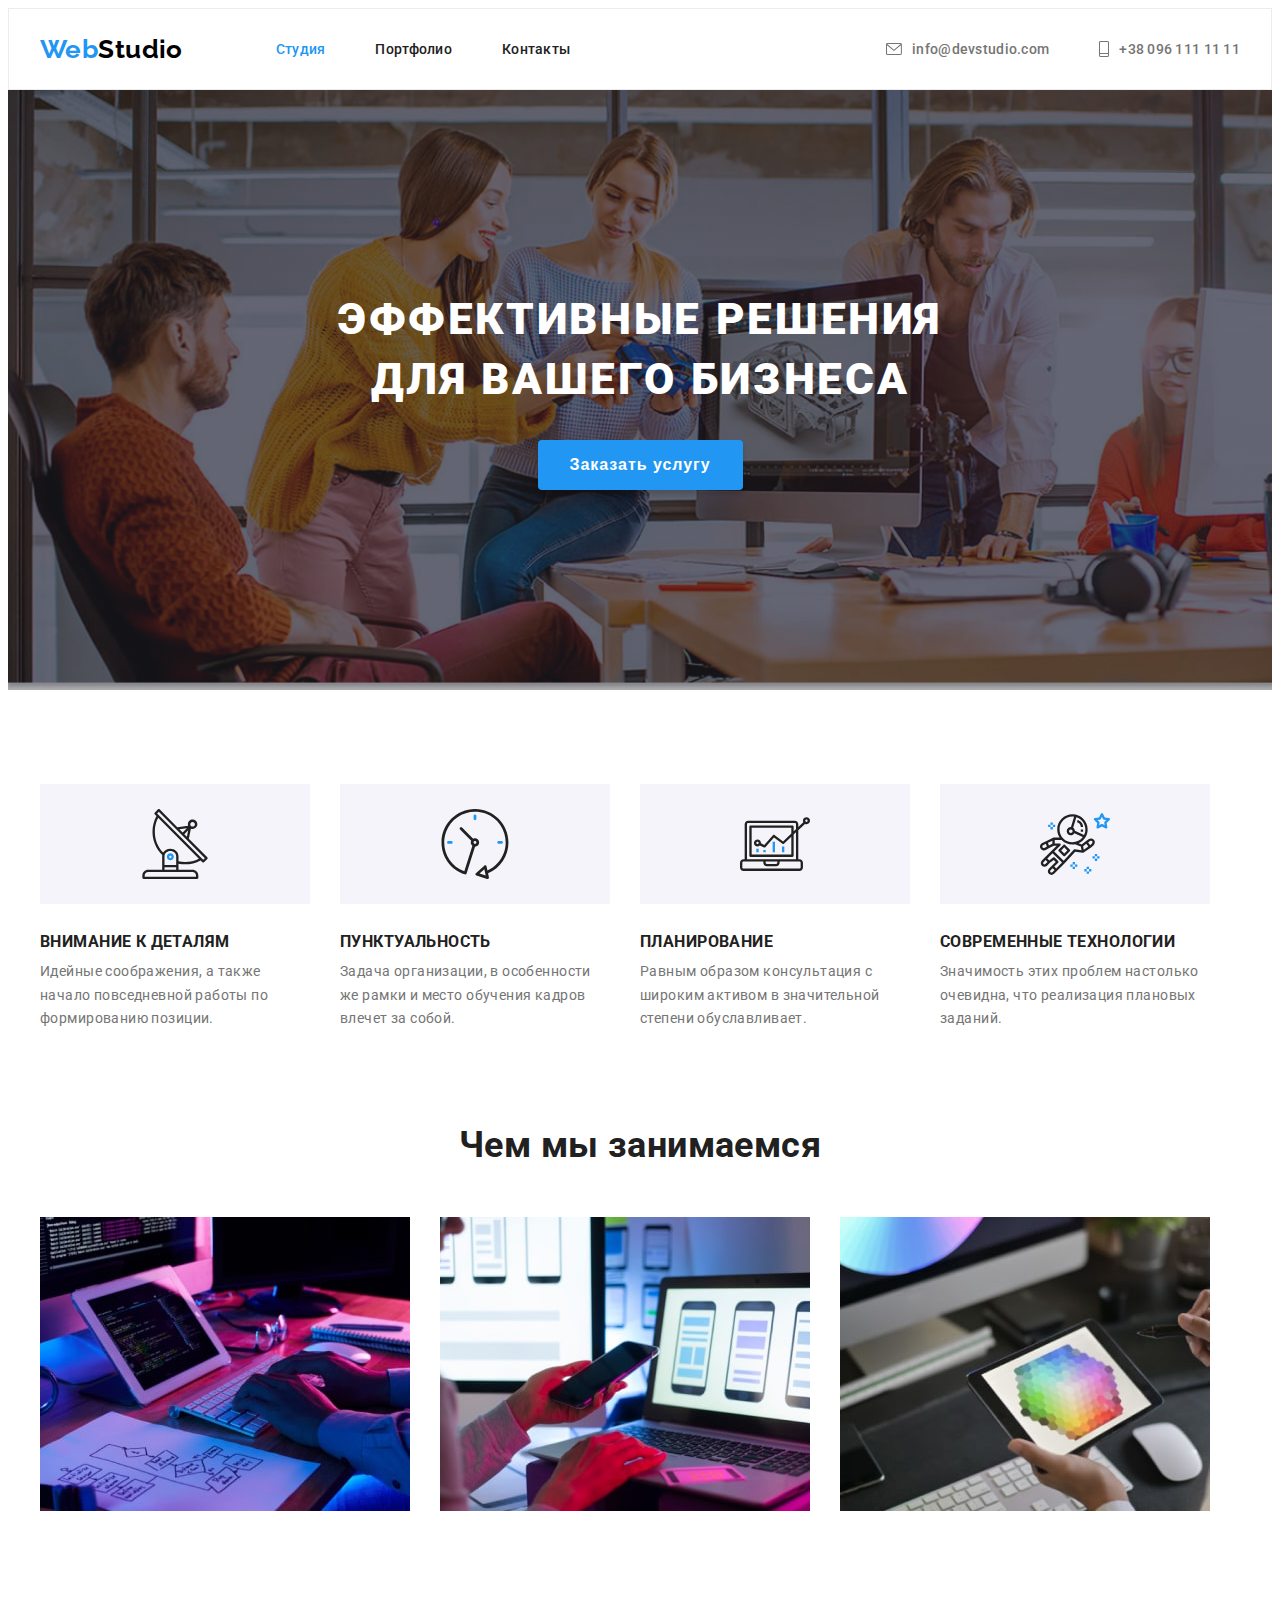
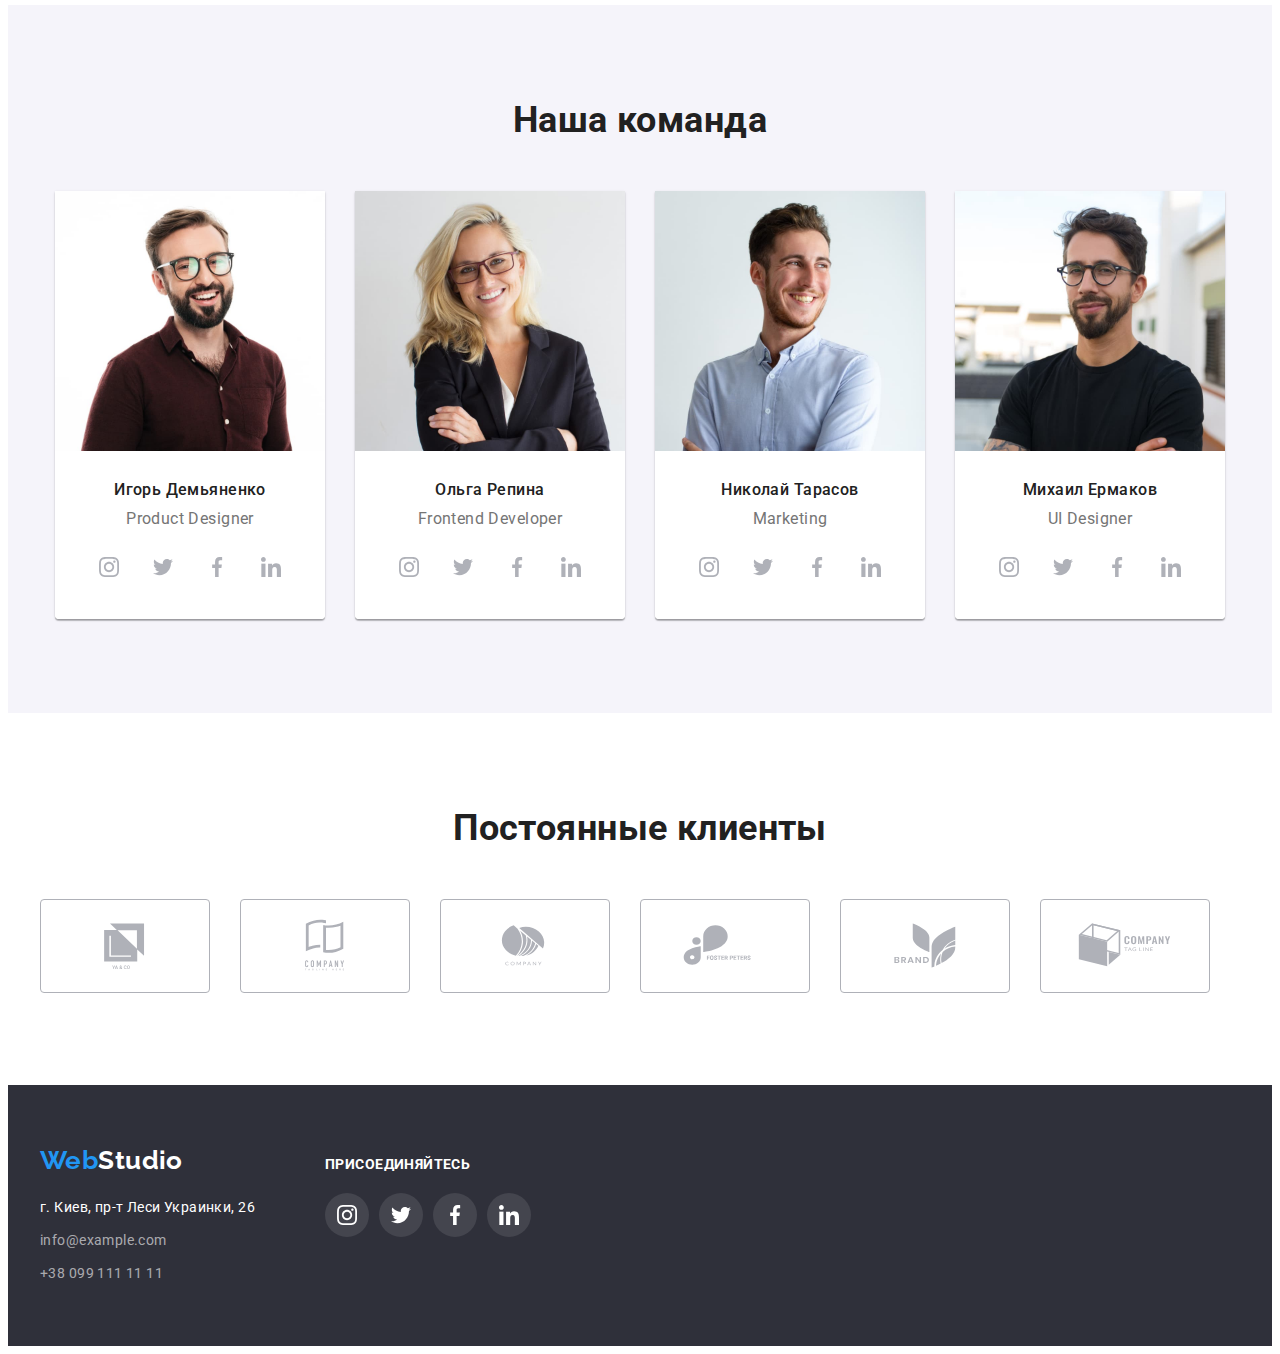
<file: index.html>
<!DOCTYPE html>
<html lang="ru">
<head>
    <meta charset="UTF-8">
    <meta http-equiv="X-UA-Compatible" content="IE=edge">
    <meta name="viewport" content="width=device-width, initial-scale=1.0">
    <title>WebStudio</title>
    <link rel="stylesheet" href="https://cdnjs.cloudflare.com/ajax/libs/modern-normalize/1.1.0/modern-normalize.min.css" integrity="sha512-wpPYUAdjBVSE4KJnH1VR1HeZfpl1ub8YT/NKx4PuQ5NmX2tKuGu6U/JRp5y+Y8XG2tV+wKQpNHVUX03MfMFn9Q==" crossorigin="anonymous" referrerpolicy="no-referrer" />

    <link rel="preconnect" href="https://fonts.googleapis.com">
    <link rel="preconnect" href="https://fonts.gstatic.com" crossorigin>
    <link href="https://fonts.googleapis.com/css2?family=Raleway:wght@700&family=Roboto:wght@400;500;700;900&display=swap"
        rel="stylesheet">

    <link rel="stylesheet" href="./css/reset.css">
    <link rel="stylesheet" href="./css/styles.css">
</head>
<body>

    <!-- HEADER -->

    <header class="header">
        <div class="container">
        <a class="logo" href="./index.html">Web<span class="header-logo-right">Studio</span></a>
        <nav class="nav">
            <ul class="nav-list">
                <li class="nav-item header-item"><a href="./index.html" class="header-link nav-link link current">Студия</a></li>
                <li class="nav-item header-item"><a href="./portfolio.html" class="header-link nav-link link">Портфолио</a></li>
                <li class="nav-item header-item"><a href="" class="header-link nav-link link">Контакты</a></li>
            </ul>
        </nav>
        <ul class="contacts-list">
            <li class="contacts-item header-item"><a href="mailto:info@devstudio.com" class="header-link contacts-link link"><svg class="contacts-icon" width="16" height="12">
                <use href="./images/icons.svg#icon-envelope">
                </use></svg>info@devstudio.com</a></li>
            <li class="contacts-item header-item"><a href="tel:+380961111111" class="header-link contacts-link link"><svg class="contacts-icon" width="10" height="16"><use href="./images/icons.svg#icon-mobile"></use></svg>+38 096 111 11 11</a></li>
        </ul>
        </div>
    </header>

    <main class="main">

        <!-- HERO -->

        <section class="hero">
            <div class="container">
            <h1 class="hero-title">Эффективные решения для вашего бизнеса</h1>
            <button class="hero-button btn" type="button">Заказать услугу</button>
            </div>
        </section>

        <!-- OUR-BENEFITS -->

        <section class="our-benefits">
            <div class="container">
            <h2 class="visually-hidden">Наши преимущества</h2>
            <ul class="our-benefits-list">
                <li class="our-benefits-item">
                    <div class="our-benefits-wrapper">
                    <svg class="our-benefits-icon" width="70" height="70">
                        <use href="./images/icons.svg#icon-antenna">
                            </use>
                        </svg>
                    </div>                    
                    <h3 class="our-benefits-title">Внимание к деталям</h3>
                    <p class="our-benefits-txt">Идейные соображения, а также начало повседневной работы по формированию позиции.</p>
                </li>
                <li class="our-benefits-item">
                    <div class="our-benefits-wrapper">
                    <svg class="our-benefits-icon" width="70" height="70">
                        <use href="./images/icons.svg#icon-clock">
                            </use>
                        </svg>
                    </div>
                    <h3 class="our-benefits-title">Пунктуальность</h3>
                    <p class="our-benefits-txt">Задача организации, в особенности же рамки и место обучения кадров влечет за собой.</p>
                </li> 
                <li class="our-benefits-item">
                    <div class="our-benefits-wrapper">
                    <svg class="our-benefits-icon" width="70" height="70">
                        <use href="./images/icons.svg#icon-diagram">
                            </use>
                        </svg>
                    </div>      
                    <h3 class="our-benefits-title">Планирование</h3>
                    <p class="our-benefits-txt">Равным образом консультация с широким активом в значительной степени обуславливает.</p>
                </li>
                <li class="our-benefits-item">
                    <div class="our-benefits-wrapper">
                    <svg class="our-benefits-icon" width="70" height="70">
                        <use href="./images/icons.svg#icon-astronaut">
                            </use>
                        </svg>
                    </div>     
                    <h3 class="our-benefits-title">Современные технологии</h3>
                    <p class="our-benefits-txt">Значимость этих проблем настолько очевидна, что реализация плановых заданий.</p>
                </li>
            </ul>
            </div>
        </section>

        <!-- OUR-JOB -->

        <section class="our-job">
            <div class="container">
            <h2 class="our-job-title">Чем мы занимаемся</h2>
            <ul class="our-job-list">
                <li class="our-job-item"><img src="./images/box-1-min.jpg" alt="Десктоп" class="our-job-img" width="370"></li>
                <li class="our-job-item"><img src="./images/box-2-min.jpg" alt="Мобильный" class="our-job-img" width="370"></li>
                <li class="our-job-item"><img src="./images/box-3-min.jpg" alt="Планшет" class="our-job-img" width="370"></li>
            </ul>
            </div>
        </section>

        <!-- OUR-TEAM -->

        <section class="our-team">
            <div class="container">
            <h2 class="our-team-title">Наша команда</h2>
            <ul class="our-team-list">
                <li class="our-team-item">
                    <img src="./images/img-1.jpg" alt="Продукт-дизайнер" class="our-team-img" width="270">
                    <div class="our-team-wrapper">
                    <h3 class="our-team-name-title">Игорь Демьяненко</h3>
                    <p class="our-team-txt" lang="en">Product Designer</p>
                    <ul class="our-team-sm-list">
                        <li class="our-team-sm-item"><a href="" class="our-team-sm-link"><svg class="our-team-sm-icon" width="20" height="20">
                            <use href="./images/icons.svg#icon-instagram"></a></li>
                        <li class="our-team-sm-item"><a href="" class="our-team-sm-link"><svg class="our-team-sm-icon" width="20" height="20">
                            <use href="./images/icons.svg#icon-twitter"></a></li>
                        <li class="our-team-sm-item"><a href="" class="our-team-sm-link"><svg class="our-team-sm-icon" width="20" height="20">
                            <use href="./images/icons.svg#icon-facebook"></a></li>
                        <li class="our-team-sm-item"><a href="" class="our-team-sm-link"><svg class="our-team-sm-icon" width="20" height="20">
                            <use href="./images/icons.svg#icon-linkedin"></a></li>
                    </ul>
                    </div>
                </li>
                <li class="our-team-item">
                    <img src="./images/img-2.jpg" alt="Фронтенд-разработчик" class="our-team-img" width="270">
                    <div class="our-team-wrapper">
                    <h3 class="our-team-name-title">Ольга Репина</h3>
                    <p class="our-team-txt" lang="en">Frontend Developer</p>
                    <ul class="our-team-sm-list">
                        <li class="our-team-sm-item"><a href="" class="our-team-sm-link"><svg class="our-team-sm-icon" width="20" height="20">
                            <use href="./images/icons.svg#icon-instagram"></a></li>
                        <li class="our-team-sm-item"><a href="" class="our-team-sm-link"><svg class="our-team-sm-icon" width="20" height="20">
                            <use href="./images/icons.svg#icon-twitter"></a></li>
                        <li class="our-team-sm-item"><a href="" class="our-team-sm-link"><svg class="our-team-sm-icon" width="20" height="20">
                            <use href="./images/icons.svg#icon-facebook"></a></li>
                        <li class="our-team-sm-item"><a href="" class="our-team-sm-link"><svg class="our-team-sm-icon" width="20" height="20">
                            <use href="./images/icons.svg#icon-linkedin"></a></li>
                    </ul>
                    </div>
                </li>
                <li class="our-team-item">
                    <img src="./images/img-3.jpg" alt="Маркетолог" class="our-team-img" width="270">
                    <div class="our-team-wrapper">
                    <h3 class="our-team-name-title">Николай Тарасов</h3>
                    <p class="our-team-txt" lang="en">Marketing</p>
                    <ul class="our-team-sm-list">
                        <li class="our-team-sm-item"><a href="" class="our-team-sm-link"><svg class="our-team-sm-icon" width="20" height="20">
                            <use href="./images/icons.svg#icon-instagram"></a></li>
                        <li class="our-team-sm-item"><a href="" class="our-team-sm-link"><svg class="our-team-sm-icon" width="20" height="20">
                            <use href="./images/icons.svg#icon-twitter"></a></li>
                        <li class="our-team-sm-item"><a href="" class="our-team-sm-link"><svg class="our-team-sm-icon" width="20" height="20">
                            <use href="./images/icons.svg#icon-facebook"></a></li>
                        <li class="our-team-sm-item"><a href="" class="our-team-sm-link"><svg class="our-team-sm-icon" width="20" height="20">
                            <use href="./images/icons.svg#icon-linkedin"></a></li>
                    </ul>
                    </div>
                </li>
                <li class="our-team-item">
                    <img src="./images/img-4.jpg" alt="Дизайнер интерфейса" class="our-team-img" width="270">
                    <div class="our-team-wrapper">
                    <h3 class="our-team-name-title">Михаил Ермаков</h3>
                    <p class="our-team-txt" lang="en">UI Designer</p>
                    <ul class="our-team-sm-list">
                        <li class="our-team-sm-item"><a href="" class="our-team-sm-link"><svg class="our-team-sm-icon" width="20" height="20">
                            <use href="./images/icons.svg#icon-instagram"></a></li>
                        <li class="our-team-sm-item"><a href="" class="our-team-sm-link"><svg class="our-team-sm-icon" width="20" height="20">
                            <use href="./images/icons.svg#icon-twitter"></a></li>
                        <li class="our-team-sm-item"><a href="" class="our-team-sm-link"><svg class="our-team-sm-icon" width="20" height="20">
                            <use href="./images/icons.svg#icon-facebook"></a></li>
                        <li class="our-team-sm-item"><a href="" class="our-team-sm-link"><svg class="our-team-sm-icon" width="20" height="20">
                            <use href="./images/icons.svg#icon-linkedin"></a></li>
                    </ul>
                    </div>
                </li>
            </ul>
            </div>
        </section>

        <section class="our-clients">
            <div class="container">
                <h2 class="our-clients-title">Постоянные клиенты</h2>
                <ul class="our-clients-list">
                    <li class="our-clients-item"><a class="our-clients-link" href=""><svg class="our-clients-icon" width="106" height="60">
                        <use href="./images/icons.svg#icon-logo"></use></svg></a></li>
                    <li class="our-clients-item"><a class="our-clients-link" href=""><svg class="our-clients-icon" width="106" height="60">
                        <use href="./images/icons.svg#icon-logo-1"></use></svg></a></li>
                    <li class="our-clients-item"><a class="our-clients-link" href=""><svg class="our-clients-icon" width="106" height="60">
                        <use href="./images/icons.svg#icon-logo-2"></use></svg></a></li>
                    <li class="our-clients-item"><a class="our-clients-link" href=""><svg class="our-clients-icon" width="106" height="60">
                        <use href="./images/icons.svg#icon-logo-3"></use></svg></a></li>
                    <li class="our-clients-item"><a class="our-clients-link" href=""><svg class="our-clients-icon" width="106" height="60">
                        <use href="./images/icons.svg#icon-logo-4"></use></svg></a></li>
                    <li class="our-clients-item"><a class="our-clients-link" href=""><svg class="our-clients-icon" width="106" height="60">
                        <use href="./images/icons.svg#icon-logo-5"></use></svg></a></li>
                </ul>
            </div>
        </section>

    </main>

    <!-- FOOTER -->

        <footer class="footer">
            <div class="container footer-container">
            <div class="footer-address-wrapper">
            <a class="logo" href="./index.html">Web<span class="footer-logo-right">Studio</span></a>
            <address class="address">
                <ul class="address-list">
                    <li class="address-item"><a href="https://goo.gl/maps/WdbEETDVKGAtMg6X6" class="address-link address-map-link link" target="_blank" rel="noopener, noindex, nofollow">г. Киев, пр-т Леси Украинки, 26</a></li>
                    <li class="address-item"><a href="mailto:info@example.com" class="address-link address-mail-link link">info@example.com</a></li>
                    <li class="address-item"><a href="tel:+380991111111" class="address-link address-tel-link link">+38 099 111 11 11</a></li>
                </ul>           
            </address>
            </div>
            <div class="footer-sm-wrapper">
            <p class="footer-sm-txt">ПРИСОЕДИНЯЙТЕСЬ</p>            
            <ul class="footer-sm-list">
                <li class="footer-sm-item"><a href="" class="footer-sm-link"><svg class="social-media-icon footer-icon" width="20" height="20">
                    <use href="./images/icons.svg#icon-instagram"></a></li>
                <li class="footer-sm-item"><a href="" class="footer-sm-link"><svg class="social-media-icon footer-icon" width="20" height="20">
                    <use href="./images/icons.svg#icon-twitter"></a></li>
                <li class="footer-sm-item"><a href="" class="footer-sm-link"><svg class="social-media-icon footer-icon" width="20" height="20">
                    <use href="./images/icons.svg#icon-facebook"></a></li>
                <li class="footer-sm-item"><a href="" class="footer-sm-link"><svg class="social-media-icon footer-icon" width="20" height="20">
                    <use href="./images/icons.svg#icon-linkedin"></a></li>
            </ul>            
            </div>
            </div>
        </footer>
    
</body>
</html>
</file>
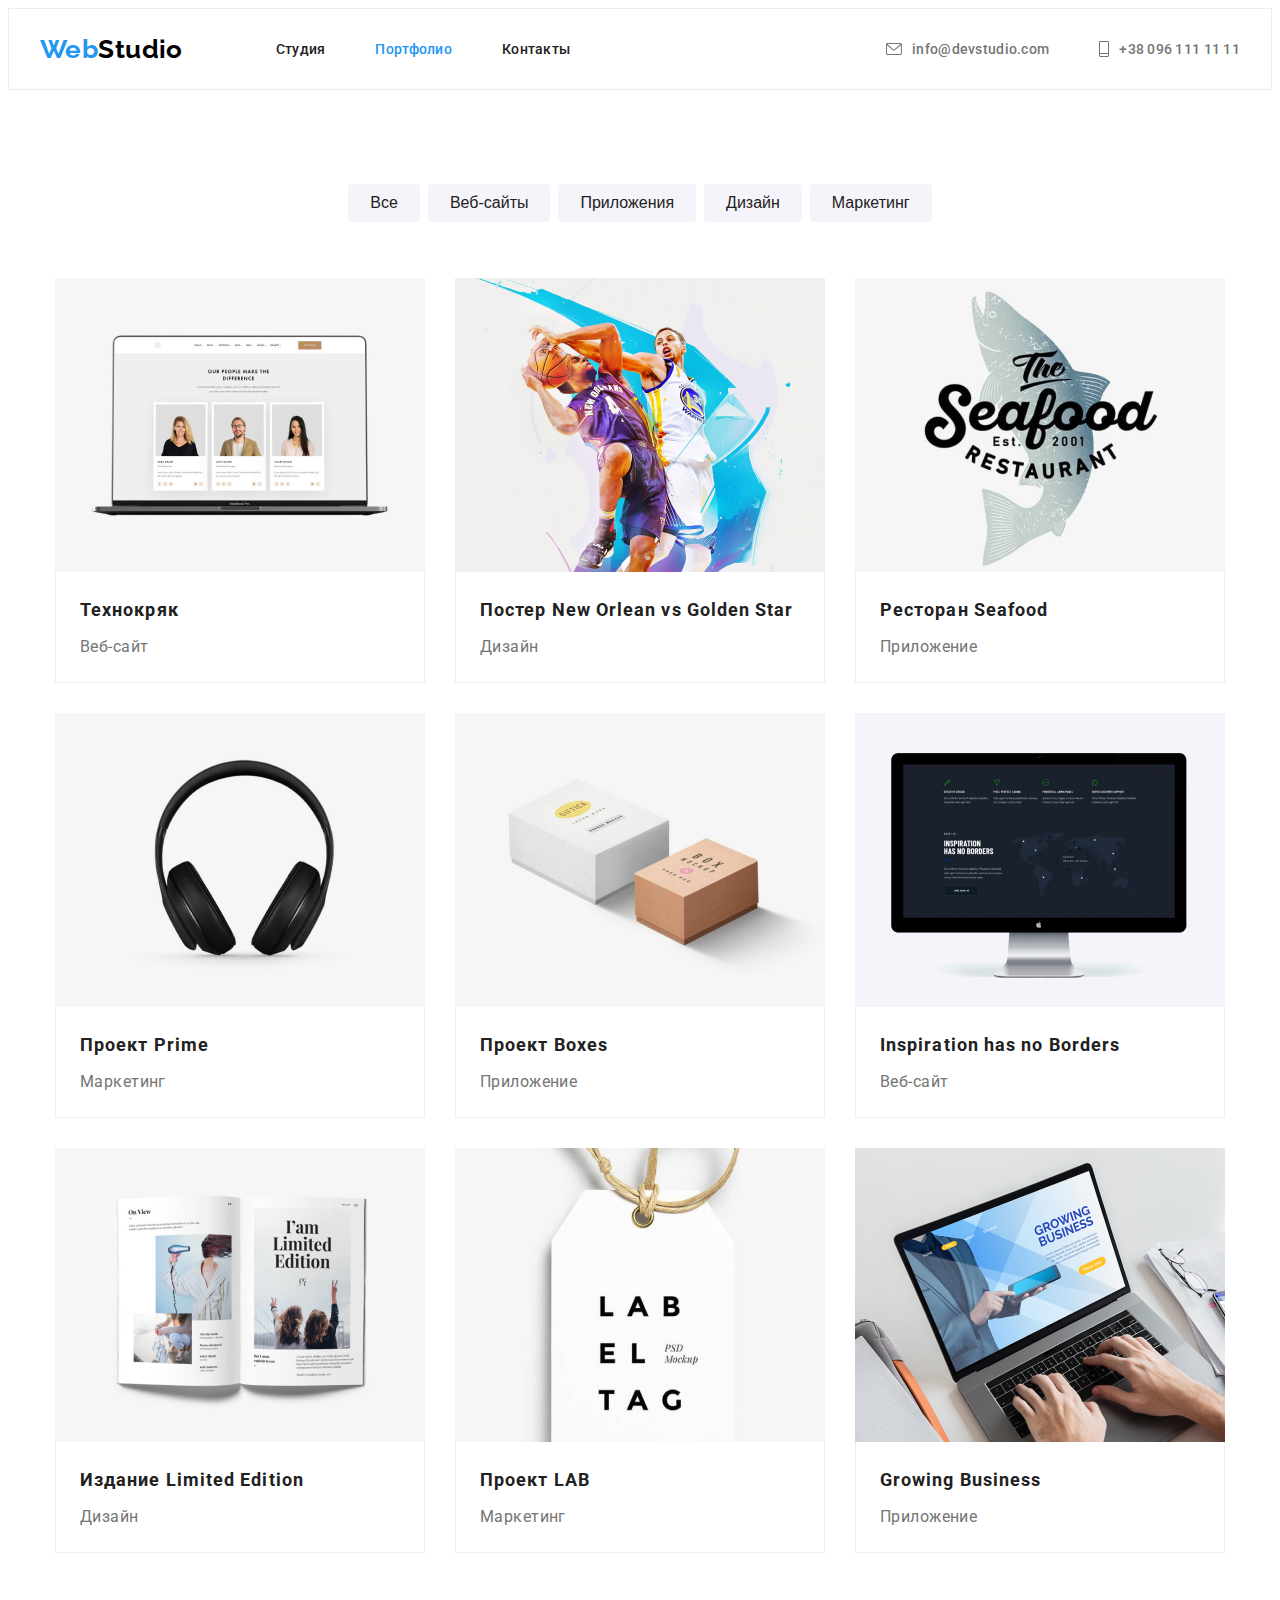
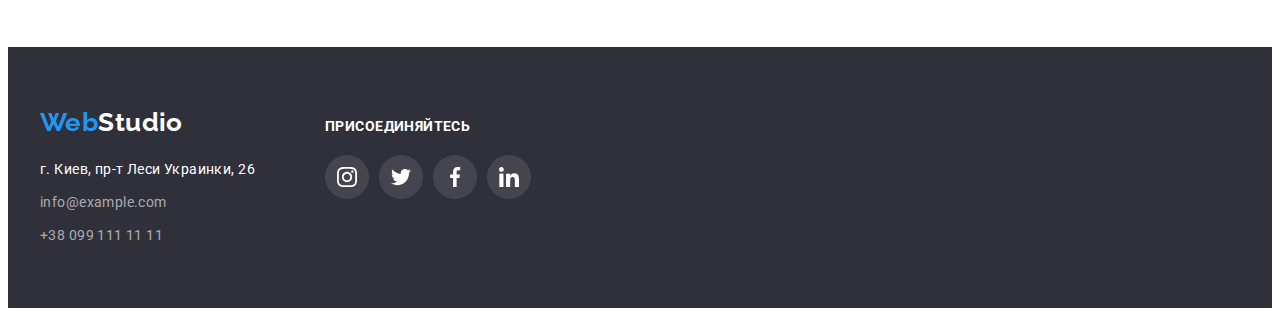
<file: portfolio.html>
<!DOCTYPE html>
<html lang="ru">
<head>
    <meta charset="UTF-8">
    <meta http-equiv="X-UA-Compatible" content="IE=edge">
    <meta name="viewport" content="width=device-width, initial-scale=1.0">
    <title>WebStudio</title>
    <link rel="stylesheet" href="https://cdnjs.cloudflare.com/ajax/libs/modern-normalize/1.1.0/modern-normalize.min.css" integrity="sha512-wpPYUAdjBVSE4KJnH1VR1HeZfpl1ub8YT/NKx4PuQ5NmX2tKuGu6U/JRp5y+Y8XG2tV+wKQpNHVUX03MfMFn9Q==" crossorigin="anonymous" referrerpolicy="no-referrer" />

    <link rel="preconnect" href="https://fonts.googleapis.com">
    <link rel="preconnect" href="https://fonts.gstatic.com" crossorigin>
    <link href="https://fonts.googleapis.com/css2?family=Raleway:wght@700&family=Roboto:wght@400;500;700;900&display=swap"
        rel="stylesheet">
        
    <link rel="stylesheet" href="./css/reset.css">
    <link rel="stylesheet" href="./css/styles.css">
</head>
<body>

    <!-- HEADER -->

    <header class="header">
        <div class="container">
        <a class="logo" href="./index.html">Web<span class="header-logo-right">Studio</span></a>
        <nav class="nav">
            <ul class="nav-list">
                <li class="nav-item header-item"><a href="./index.html" class="header-link nav-link link">Студия</a></li>
                <li class="nav-item header-item"><a href="./portfolio.html" class="header-link nav-link link current">Портфолио</a></li>
                <li class="nav-item header-item"><a href="" class="header-link nav-link link">Контакты</a></li>
            </ul>
        </nav>
        <ul class="contacts-list">
            <li class="contacts-item header-item"><a href="mailto:info@devstudio.com" class="header-link contacts-link link"><svg class="contacts-icon" width="16" height="12">
                <use href="./images/icons.svg#icon-envelope">
                </use></svg>info@devstudio.com</a></li>
            <li class="contacts-item header-item"><a href="tel:+380961111111" class="header-link contacts-link link"><svg class="contacts-icon" width="10" height="16"><use href="./images/icons.svg#icon-mobile"></use></svg>+38 096 111 11 11</a></li>
        </ul>
        </div>
    </header>

    <main class="main">

        <!-- PORTFOLIO -->

        <section class="portfolio">
            <div class="container">
            <h1 class="visually-hidden">Портфолио</h1>

            <ul class="portfolio-buttons-list">
                <li class="portfolio-buttons-item"><button class="portfolio-button btn" type="button">Все</button></li>
                <li class="portfolio-buttons-item"><button class="portfolio-button btn" type="button">Веб-сайты</button></li>
                <li class="portfolio-buttons-item"><button class="portfolio-button btn" type="button">Приложения</button></li>
                <li class="portfolio-buttons-item"><button class="portfolio-button btn" type="button">Дизайн</button></li>
                <li class="portfolio-buttons-item"><button class="portfolio-button btn" type="button">Маркетинг</button></li>
            </ul>

            <ul class="portfolio-list">
                <li class="portfolio-item">
                    <a href="" class="portfolio-link">
                        <img src="./images/imghw-1.jpg" alt="Ноутбук" class="portfolio-img" width="370">
                        <div class="portfolio-wrapper">
                        <h2 class="portfolio-title">Технокряк</h2>
                        <p class="portfolio-txt">Веб-сайт</p>
                        </div>
                    </a>
                </li>
                <li class="portfolio-item">
                    <a href="" class="portfolio-link">
                        <img src="./images/imghw-2.jpg" alt="Баскетболисты" class="portfolio-img" width="370">
                        <div class="portfolio-wrapper">
                        <h2 class="portfolio-title">Постер <span class="portfolio-title-en" lang="en">New Orlean vs Golden Star</span></h2>
                        <p class="portfolio-txt">Дизайн</p>
                        </div>
                    </a>
                </li>
                <li class="portfolio-item">
                    <a href="" class="portfolio-link">
                        <img src="./images/imghw-3.jpg" alt="Рыба" class="portfolio-img" width="370">
                        <div class="portfolio-wrapper">
                        <h2 class="portfolio-title">Ресторан <span class="portfolio-title-en" lang="en">Seafood</span></h2>
                        <p class="portfolio-txt">Приложение</p>
                        </div>
                    </a>
                </li>
                <li class="portfolio-item">
                    <a href="" class="portfolio-link">
                        <img src="./images/imghw-4.jpg" alt="Наушники" class="portfolio-img" width="370">
                        <div class="portfolio-wrapper">
                        <h2 class="portfolio-title">Проект <span class="portfolio-title-en" lang="en">Prime</span></h2>
                        <p class="portfolio-txt">Маркетинг</p>
                        </div>
                    </a>
                </li>
                <li class="portfolio-item">
                    <a href="" class="portfolio-link">
                        <img src="./images/imghw-5.jpg" alt="Коробки" class="portfolio-img" width="370">
                        <div class="portfolio-wrapper">
                        <h2 class="portfolio-title">Проект <span class="portfolio-title-en" lang="en">Boxes</span></h2>
                        <p class="portfolio-txt">Приложение</p>
                        </div>
                    </a>
                </li>
                <li class="portfolio-item">
                    <a href="" class="portfolio-link">
                        <img src="./images/imghw-6.jpg" alt="Монитор" class="portfolio-img" width="370">
                        <div class="portfolio-wrapper">
                        <h2 class="portfolio-title" lang="en">Inspiration has no Borders</h2>
                        <p class="portfolio-txt">Веб-сайт</p>
                        </div>
                    </a>
                </li>
                <li class="portfolio-item">
                    <a href="" class="portfolio-link">
                        <img src="./images/imghw-7.jpg" alt="Брошюра" class="portfolio-img" width="370">
                        <div class="portfolio-wrapper">
                        <h2 class="portfolio-title">Издание <span class="portfolio-title-en" lang="en">Limited Edition</span></h2>
                        <p class="portfolio-txt">Дизайн</p>
                        </div>
                    </a>
                </li>
                <li class="portfolio-item">
                    <a href="" class="portfolio-link">
                        <img src="./images/imghw-8.jpg" alt="Лэйбл" class="portfolio-img" width="370">
                        <div class="portfolio-wrapper">
                        <h2 class="portfolio-title">Проект <span class="portfolio-title-en" lang="en">LAB</span></h2>
                        <p class="portfolio-txt">Маркетинг</p>
                        </div>
                    </a>
                </li>
                <li class="portfolio-item">
                    <a href="" class="portfolio-link">
                        <img src="./images/imghw-9.jpg" alt="Печать на ноутбуке" class="portfolio-img" width="370">
                        <div class="portfolio-wrapper">
                        <h2 class="portfolio-title" lang="en">Growing Business</h2>
                        <p class="portfolio-txt">Приложение</p>
                        </div>
                    </a>
                </li>
            </ul>
        </div>

        </section>

    </main>

    <!-- FOOTER -->

    <footer class="footer">
        <div class="container footer-container">
        <div class="footer-address-wrapper">
        <a class="logo" href="./index.html">Web<span class="footer-logo-right">Studio</span></a>
        <address class="address">
            <ul class="address-list">
                <li class="address-item"><a href="https://goo.gl/maps/WdbEETDVKGAtMg6X6" class="address-link address-map-link link" target="_blank" rel="noopener, noindex, nofollow">г. Киев, пр-т Леси Украинки, 26</a></li>
                <li class="address-item"><a href="mailto:info@example.com" class="address-link address-mail-link link">info@example.com</a></li>
                <li class="address-item"><a href="tel:+380991111111" class="address-link address-tel-link link">+38 099 111 11 11</a></li>
            </ul>           
        </address>
        </div>
        <div class="footer-sm-wrapper">
        <p class="footer-sm-txt">ПРИСОЕДИНЯЙТЕСЬ</p>            
        <ul class="footer-sm-list">
            <li class="footer-sm-item"><a href="" class="footer-sm-link"><svg class="social-media-icon footer-icon" width="20" height="20">
                <use href="./images/icons.svg#icon-instagram"></a></li>
            <li class="footer-sm-item"><a href="" class="footer-sm-link"><svg class="social-media-icon footer-icon" width="20" height="20">
                <use href="./images/icons.svg#icon-twitter"></a></li>
            <li class="footer-sm-item"><a href="" class="footer-sm-link"><svg class="social-media-icon footer-icon" width="20" height="20">
                <use href="./images/icons.svg#icon-facebook"></a></li>
            <li class="footer-sm-item"><a href="" class="footer-sm-link"><svg class="social-media-icon footer-icon" width="20" height="20">
                <use href="./images/icons.svg#icon-linkedin"></a></li>
        </ul>            
        </div>
        </div>
    </footer>

</body>
</html>
</file>
<file: css/styles.css>
:root {
--primary-txt-color: #757575;
--primary-title-color: #000000;
--accent-color: #2196F3;
--accent-btn-color: #188CE8;
--primary-bg-color: #FFFFFF;
--hero-bg-color:#2F303A;
--secondary-title-color: #212121;
--our-team-bg-color: #f5f4fa;
--btn-box-shadow-color: rgba(0, 0, 0, 0.15);
--footer-contacts-color: rgba(255, 255, 255, 0.6);
--header-border-color: #ECECEC;
--portfolio-border-color: #EEEEEE;
}


body{
font-family: Roboto, sans-serif;
letter-spacing: 0.03em;
font-size: 14px;
color: var(--primary-txt-color);
}

.visually-hidden {
    position: fixed;
    transform: scale(0);
  }


  .link:hover, .link:focus{
    color: var(--accent-color);
  }

  .btn{
    border: none;
  }

  .container{
    width: 1200px;
    margin: 0 auto;
    padding: 0px 15px;
  }

  
/* ---------------------------------------------------------------------HEADER------------------------------------------------------------------------ */
.header{
    color: var(--primary-bg-color);
    border: 1px solid var(--header-border-color);
}

.logo{
    font-family: Raleway, sans-serif;
    font-weight: 700;
    font-size: 26px;
    line-height: 1.19;
    color: var(--accent-color);
    margin-right: 93px;
}

.header-logo-right{
    color: var(--primary-title-color);
}

.header-link{
    padding-top: 32px;
    padding-bottom: 32px;
}

.nav-link{
    font-weight: 500;    
    line-height: 1.14;
    letter-spacing: 0.02em;
    color: var(--secondary-title-color);
}

.contacts-list{
    margin-left: auto;
    display: flex;
    align-items: center;
}


.contacts-link{
    display: inline-flex;
        
        color: var(--primary-txt-color);
        align-items: center;
        font-weight: 500;
        font-size: 14px;
        line-height: 16px;
        letter-spacing: 0.02em;
}

.contacts-icon{
    fill: currentColor;
    margin-right: 10px;
}

.header .container{
    display: flex;
    align-items: center;
}

.nav-list{
    display: flex;
}

.nav-item:not(:last-child){
    margin-right: 50px;
}

.contacts-list{
    display: flex;
    margin-left: auto;
}

.contacts-item:first-child{
    margin-right: 50px; 
}

.current{
    color: var(--accent-color);
}

/* ---------------------------------------------------------------------HERO------------------------------------------------------------------------ */

.hero{
    background: var(--hero-bg-color);
    padding-top: 200px;
    padding-bottom: 200px;
    background: linear-gradient(rgba(47, 48, 58, 0.4), rgba(47, 48, 58, 0.4)), url(../images/hero-img.jpg);
    background-repeat: no-repeat;
    background-size: cover;
    
}

.hero-title{
    font-weight: 900;
    font-size: 44px;
    line-height: 1.36;
    text-align: center;
    letter-spacing: 0.06em;
    text-transform: uppercase;
    color: var(--primary-bg-color);
    max-width: 696px;
    margin: 0 auto;
}

.hero-button{
    font-weight: 700;
    font-size: 16px;
    line-height: 1.87;
    display: flex;
    align-items: center;
    text-align: center;
    letter-spacing: 0.06em;
    color: var(--primary-bg-color);
    background: var(--accent-color);
    box-shadow: 0px 4px 4px var(--btn-box-shadow-color);
    border-radius: 4px;
    margin: 0 auto;
    margin-top: 30px;
    padding: 10px 32px;
}

.hero-button:hover, .hero-button:focus{
    background-color: var(--accent-btn-color);
}


/* ---------------------------------------------------------------------OUR-BENEFITS------------------------------------------------------------------------ */

.our-benefits{
    padding-top: 94px;
    padding-bottom: 94px;
}

.our-benefits-title{
    font-weight: 700;
    line-height: 16px;
    text-transform: uppercase;
    margin-bottom: 10px;
    color: var(--secondary-title-color);
}

.our-benefits-txt{
    max-width: 270px;
    line-height: 1.71;
    color: var(--primary-txt-color);

}

.our-benefits-list{
    display: flex;
}

.our-benefits-icon{
    border-radius: 4px;
}

.our-benefits-item:not(:last-child){
    margin-right: 30px;
}

.our-benefits-wrapper{
    width: 270px;
    height: 120px;
    display: flex;
    justify-content: center;
    align-items: center;
    margin-bottom: 30px;
    background-color: var(--our-team-bg-color);
}

/* ---------------------------------------------------------------------OUR-JOB------------------------------------------------------------------------ */

.our-job-title{
    font-weight: 700;
    font-size: 36px;
    line-height: 1.16;
    text-align: center;
    color: var(--secondary-title-color);
    padding-bottom: 50px;
}

.our-job-list{
    display: flex;
    padding-bottom: 94px;

}
.our-job-item:not(:last-child){
    margin-right: 30px;
}

/* ---------------------------------------------------------------------OUR-TEAM------------------------------------------------------------------------ */

.our-team{
    background-color: var(--our-team-bg-color);
    padding-bottom: 94px;
}

.our-team-title{
    font-weight: 700;
font-size: 36px;
line-height: 42px;
text-align: center;
color: var(--secondary-title-color);
padding-top: 94px;
margin-bottom: 50px;
}

.our-team-name-title{
    font-weight: 500;
font-size: 16px;
line-height: 1.18;
text-align: center;
color: var(--secondary-title-color);
}

.our-team-txt{
font-size: 16px;
line-height: 1.18;
text-align: center;
color: var(--primary-txt-color);
}

.our-team-wrapper{
    background: var(--primary-bg-color);
    
}

.our-team-list{
    display: flex;
    column-gap: 30px;
    justify-content: center;
}

.our-team-item{
    background-color: #ffffff;
    flex-basis: calc(100% / 4 - 30px);
    box-shadow: 0px 1px 3px rgba(0, 0, 0, 0.12), 0px 1px 1px rgba(0, 0, 0, 0.14), 0px 2px 1px rgba(0, 0, 0, 0.2);
        border-radius: 0px 0px 4px 4px;
}

.our-team-wrapper{
    border-radius: 0px 0px 4px 4px;
}

.our-team-name-title{
    padding-top: 30px;
    padding-bottom: 10px;
}

.our-team-txt{
    padding-bottom: 16px;
}

.our-team-sm-icon{
    fill: #AFB1B8;      
}

.our-team-sm-link:hover,    
.our-team-sm-link:focus .our-team-sm-icon{
    fill: #ffffff;      
}

.our-team-sm-link{
    display: flex;
    width: 44px;
    height: 44px;
    border-radius: 50%;
    background-color: #FFFFFF;
    justify-content: center;
    align-items: center;
}

.our-team-sm-link:hover,
.our-team-sm-link:focus{
    background-color: var(--accent-color);
}

.our-team-sm-item:not(:last-child){
    margin-right: 10px;
}

.our-team-sm-list{
    display: flex;
    justify-content: center;
    padding-bottom: 30px;
    
}

/* ---------------------------------------------------------------------OUR-CLIENTS------------------------------------------------------------------------ */

.our-clients{
    padding-bottom: 94px;
}

.our-clients-title{
    font-weight: 700;
font-size: 36px;
line-height: 42px;
text-align: center;
color: var(--secondary-title-color);
padding-top: 94px;
margin-bottom: 50px;
}

.our-clients-list{
    display: flex;
}

.our-clients-item{
    width: 170px;
    height: 92px;
}

.our-clients-link{
    display: flex;
    padding: 16px 32px;   
    border: 1px solid #AFB1B8;
    border-radius: 4px;
    justify-content: center;
    align-items: center;
}

.our-clients-item:not(:last-child){
    margin-right: 30px;
}

.our-clients-link:hover, .our-clients-link:focus{
    border: 1px solid #2196F3;
}

.our-clients-icon{
    fill: #AFB1B8;
}

.our-clients-icon:hover,
.our-clients-icon:focus{
    fill: #2196F3;
}

 
.our-clients-link:focus .our-clients-icon{
    fill: #2196F3;
}

.our-clients-link:hover .our-clients-icon{
    fill: #2196F3;
}



/* ---------------------------------------------------------------------FOOTER------------------------------------------------------------------------ */

.footer{
    background: var(--hero-bg-color);
    padding-top: 60px;
    padding-bottom: 60px;
}

.footer-logo-right{
    color: var(--primary-bg-color);
}

.address-link{
    font-style: normal;
    font-weight: 400;
    line-height: 1.71;     
}

.address-map-link{
    color: var(--primary-bg-color);
}

.address-mail-link, .address-tel-link{
    color: var(--footer-contacts-color);
}

.address-list{
    padding-top: 20px;
    margin-right: 70px;
}

.address-item:not(:last-child){
    padding-bottom: 9px;
}

.footer-sm-list{
    display: flex;
}

.footer-container{
    display: flex;
}

.footer-sm-item:not(:last-child){
    margin-right: 10px;
}

.footer-sm-link{
    display: flex;
    width: 44px;
    height: 44px;
    border-radius: 50%;
    background-color: rgba(255, 255, 255, 0.1);
    justify-content: center;
    align-items: center;
}

.footer-sm-link:hover,
.footer-sm-link:focus{
    background-color: var(--accent-color);
}

.footer-sm-item:not(:last-child){
    margin-right: 10px;
    
}

.footer-sm-txt{
    font-style: normal;
    font-weight: 700;
    font-size: 14px;
    line-height: 1.14;
    letter-spacing: 0.03em;
    text-transform: uppercase;
    
    color: #FFFFFF;

    padding-top: 12px;
    margin-bottom: 20px;
}

.footer-icon{
    fill: #ffffff;
}


/* --------------------------------------------------------PORTFOLIO------------------------------------------------------------------------- */

.portfolio{
    padding-top: 94px;
    padding-bottom: 94px;
}

.portfolio-button{
    background: var(--our-team-bg-color);
    border-radius: 4px;;
    font-weight: 500;
    font-size: 16px;
    line-height: 1.62;    
    text-align: center; 
    color: var(--secondary-title-color);
    padding: 6px 22px;
}

.portfolio-button:hover, .portfolio-button:focus{
background-color: var(--accent-color);
color: var(--primary-bg-color);
box-shadow: 0px 3px 1px rgba(0, 0, 0, 0.1), 0px 1px 2px rgba(0, 0, 0, 0.08), 0px 2px 2px rgba(0, 0, 0, 0.12);
}

.portfolio-title{
    font-weight: 700;
font-size: 18px;
line-height: 2.0;
letter-spacing: 0.06em;
color: var(--secondary-title-color);
padding-top: 20px;
margin-bottom: 4px;
}

.portfolio-txt{
    font-weight: 400;
font-size: 16px;
line-height: 1.88;
color: var(--primary-txt-color);
}

.portfolio-buttons-list{
    display: flex;
    justify-content: center;
    padding-bottom: 56px;
}

.portfolio-buttons-item:not(:last-child){
    margin-right: 8px;
}

.portfolio-list{
    display: flex;
    flex-wrap: wrap;
    justify-content: center;
    column-gap: 30px;
}

.portfolio-item{
    flex-basis: calc(100% / 3 - 30px);
}

.portfolio-item:nth-child(-n+6){
    margin-bottom: 30px;
}

.portfolio-item:hover,
.portfolio-item:focus{
    box-shadow: 0px 1px 1px rgba(0, 0, 0, 0.12), 0px 4px 4px rgba(0, 0, 0, 0.06), 1px 4px 6px rgba(0, 0, 0, 0.16);
}

.portfolio-wrapper{
    border: 1px solid var(--portfolio-border-color);
    border-top: none;
    padding-bottom: 20px;
    padding-right: 24px;
    padding-left: 24px;
}

.portfolio-img{
    margin: 0;
    vertical-align: bottom;
}
</file>
